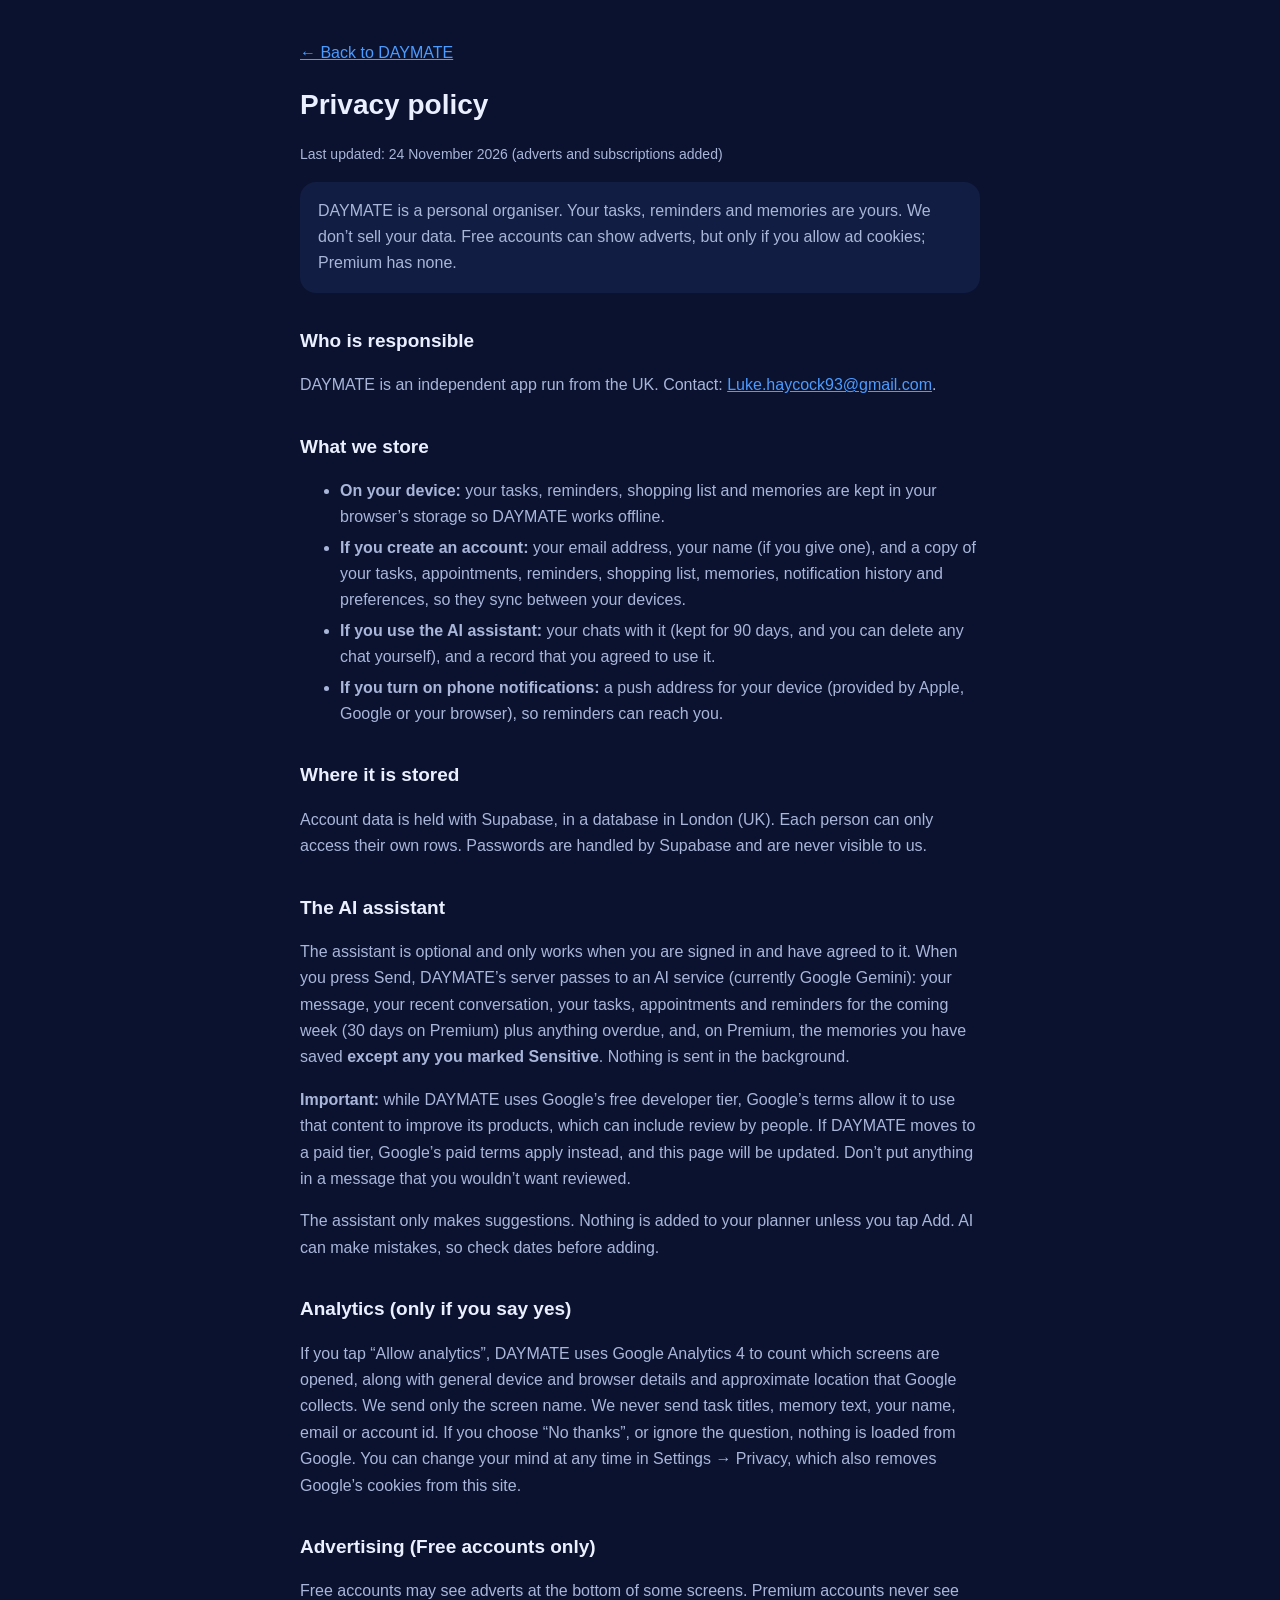
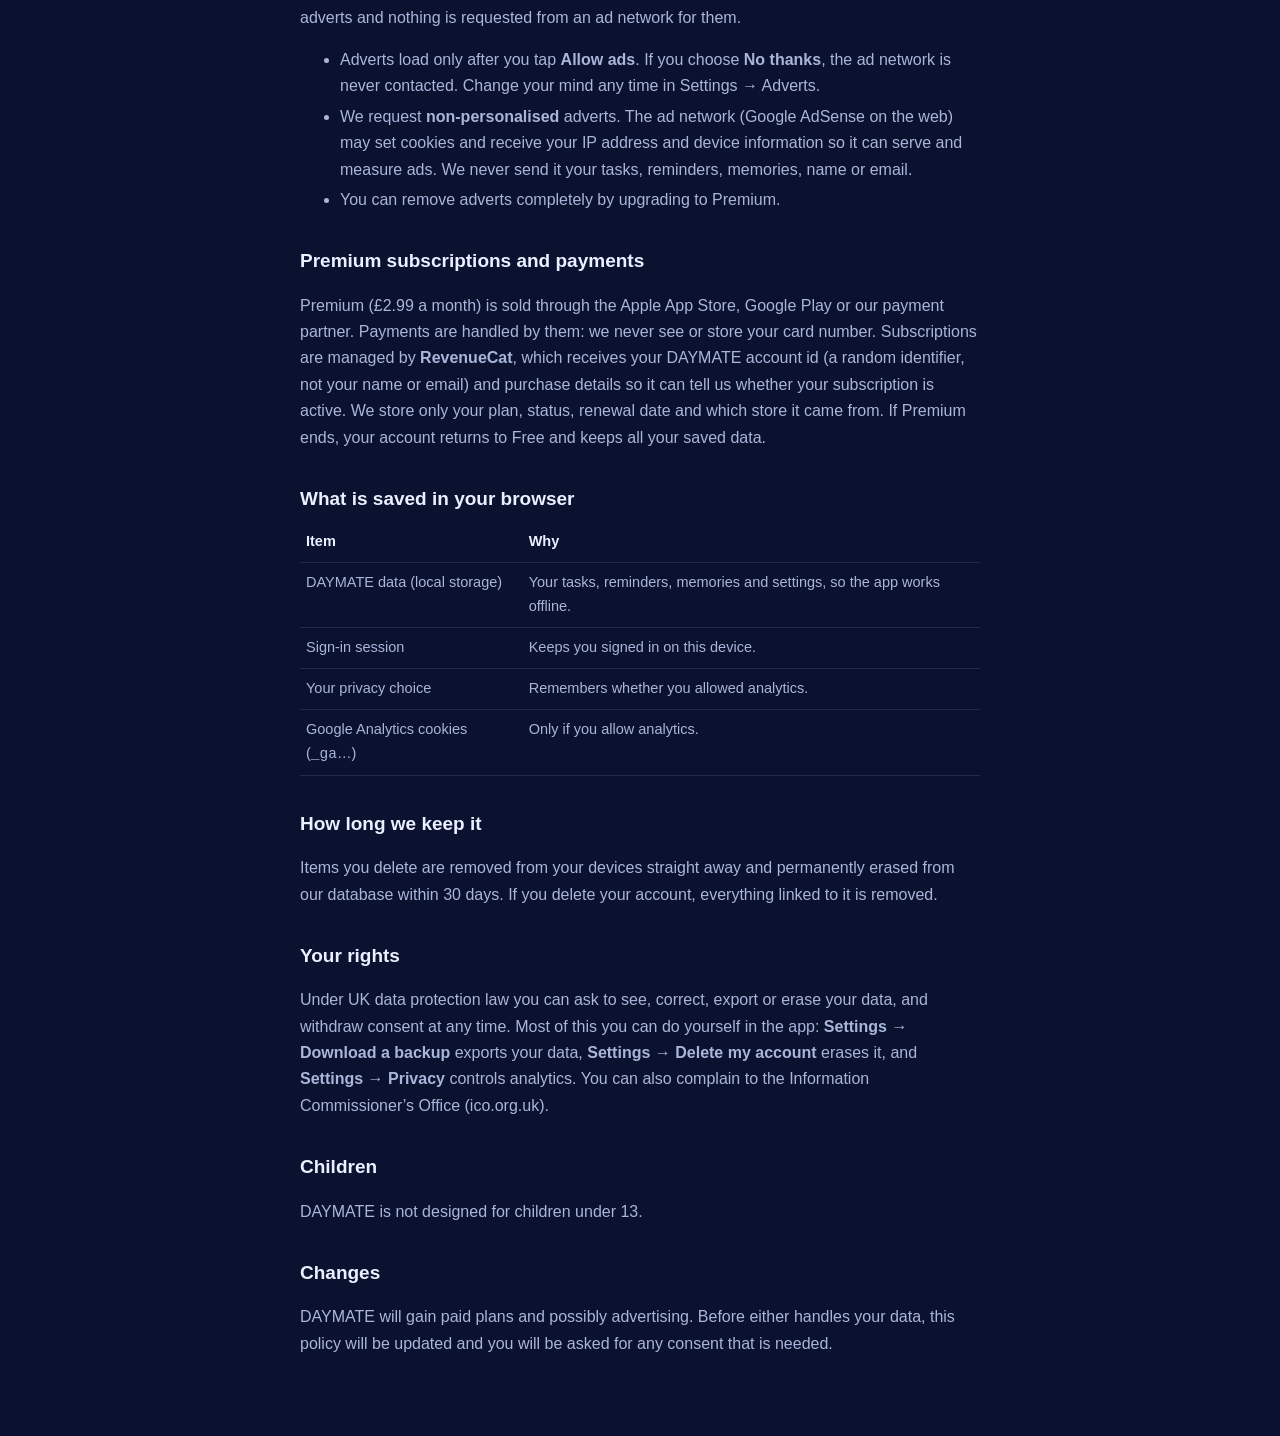
<file: privacy.html>
<!doctype html>
<html lang="en-GB">
<head>
  <meta charset="utf-8">
  <meta name="viewport" content="width=device-width, initial-scale=1">
  <meta name="theme-color" content="#0a1230">
  <meta name="color-scheme" content="dark">
  <title>DAYMATE — Privacy policy</title>
  <link rel="icon" href="icons/favicon-32.png">
  <style>
    :root { --bg:#0a1230; --card:#111d42; --text:#eaf0ff; --muted:#a9b6d9; --blue:#4d9bff; }
    * { box-sizing: border-box; }
    body { margin:0; background:var(--bg); color:var(--text); font:16px/1.65 -apple-system,BlinkMacSystemFont,"Segoe UI",Roboto,sans-serif; padding:24px 16px 64px; }
    main { max-width: 680px; margin: 0 auto; }
    a { color: var(--blue); }
    h1 { font-size: 28px; margin: 8px 0 4px; }
    h2 { font-size: 19px; margin: 32px 0 8px; }
    p, li { color: var(--muted); }
    li { margin: 4px 0; }
    .updated { font-size: 14px; }
    .box { background: var(--card); border-radius: 16px; padding: 16px 18px; margin: 16px 0; }
    table { width: 100%; border-collapse: collapse; font-size: 14.5px; }
    td, th { text-align: left; padding: 8px 6px; border-bottom: 1px solid rgba(255,255,255,.1); vertical-align: top; color: var(--muted); }
    th { color: var(--text); }
  </style>
</head>
<body>
<main>
  <p><a href="./">← Back to DAYMATE</a></p>
  <h1>Privacy policy</h1>
  <p class="updated">Last updated: 24 November 2026 (adverts and subscriptions added)</p>

  <div class="box"><p style="margin:0">DAYMATE is a personal organiser. Your tasks, reminders and memories are yours. We don’t sell your data. Free accounts can show adverts, but only if you allow ad cookies; Premium has none.</p></div>

  <h2>Who is responsible</h2>
  <p>DAYMATE is an independent app run from the UK. <span id="contact">Questions about your data can be sent through the app’s support contact.</span></p>

  <h2>What we store</h2>
  <ul>
    <li><strong>On your device:</strong> your tasks, reminders, shopping list and memories are kept in your browser’s storage so DAYMATE works offline.</li>
    <li><strong>If you create an account:</strong> your email address, your name (if you give one), and a copy of your tasks, appointments, reminders, shopping list, memories, notification history and preferences, so they sync between your devices.</li>
    <li><strong>If you use the AI assistant:</strong> your chats with it (kept for 90 days, and you can delete any chat yourself), and a record that you agreed to use it.</li>
    <li><strong>If you turn on phone notifications:</strong> a push address for your device (provided by Apple, Google or your browser), so reminders can reach you.</li>
  </ul>

  <h2>Where it is stored</h2>
  <p>Account data is held with Supabase, in a database in London (UK). Each person can only access their own rows. Passwords are handled by Supabase and are never visible to us.</p>

  <h2>The AI assistant</h2>
  <p>The assistant is optional and only works when you are signed in and have agreed to it. When you press Send, DAYMATE’s server passes to an AI service (currently Google Gemini): your message, your recent conversation, your tasks, appointments and reminders for the coming week (30 days on Premium) plus anything overdue, and, on Premium, the memories you have saved <strong>except any you marked Sensitive</strong>. Nothing is sent in the background.</p>
  <p><strong>Important:</strong> while DAYMATE uses Google’s free developer tier, Google’s terms allow it to use that content to improve its products, which can include review by people. If DAYMATE moves to a paid tier, Google’s paid terms apply instead, and this page will be updated. Don’t put anything in a message that you wouldn’t want reviewed.</p>
  <p>The assistant only makes suggestions. Nothing is added to your planner unless you tap Add. AI can make mistakes, so check dates before adding.</p>

  <h2>Analytics (only if you say yes)</h2>
  <p>If you tap “Allow analytics”, DAYMATE uses Google Analytics 4 to count which screens are opened, along with general device and browser details and approximate location that Google collects. We send only the screen name. We never send task titles, memory text, your name, email or account id. If you choose “No thanks”, or ignore the question, nothing is loaded from Google. You can change your mind at any time in Settings → Privacy, which also removes Google’s cookies from this site.</p>

  <h2 id="ads">Advertising (Free accounts only)</h2>
  <p>Free accounts may see adverts at the bottom of some screens. Premium accounts never see adverts and nothing is requested from an ad network for them.</p>
  <ul>
    <li>Adverts load only after you tap <strong>Allow ads</strong>. If you choose <strong>No thanks</strong>, the ad network is never contacted. Change your mind any time in Settings → Adverts.</li>
    <li>We request <strong>non-personalised</strong> adverts. The ad network (Google AdSense on the web) may set cookies and receive your IP address and device information so it can serve and measure ads. We never send it your tasks, reminders, memories, name or email.</li>
    <li>You can remove adverts completely by upgrading to Premium.</li>
  </ul>

  <h2>Premium subscriptions and payments</h2>
  <p>Premium (£2.99 a month) is sold through the Apple App Store, Google Play or our payment partner. Payments are handled by them: we never see or store your card number. Subscriptions are managed by <strong>RevenueCat</strong>, which receives your DAYMATE account id (a random identifier, not your name or email) and purchase details so it can tell us whether your subscription is active. We store only your plan, status, renewal date and which store it came from. If Premium ends, your account returns to Free and keeps all your saved data.</p>

  <h2>What is saved in your browser</h2>
  <table>
    <tr><th>Item</th><th>Why</th></tr>
    <tr><td>DAYMATE data (local storage)</td><td>Your tasks, reminders, memories and settings, so the app works offline.</td></tr>
    <tr><td>Sign-in session</td><td>Keeps you signed in on this device.</td></tr>
    <tr><td>Your privacy choice</td><td>Remembers whether you allowed analytics.</td></tr>
    <tr><td>Google Analytics cookies (<code>_ga</code>…)</td><td>Only if you allow analytics.</td></tr>
  </table>

  <h2>How long we keep it</h2>
  <p>Items you delete are removed from your devices straight away and permanently erased from our database within 30 days. If you delete your account, everything linked to it is removed.</p>

  <h2>Your rights</h2>
  <p>Under UK data protection law you can ask to see, correct, export or erase your data, and withdraw consent at any time. Most of this you can do yourself in the app: <strong>Settings → Download a backup</strong> exports your data, <strong>Settings → Delete my account</strong> erases it, and <strong>Settings → Privacy</strong> controls analytics. You can also complain to the Information Commissioner’s Office (ico.org.uk).</p>

  <h2>Children</h2>
  <p>DAYMATE is not designed for children under 13.</p>

  <h2>Changes</h2>
  <p>DAYMATE will gain paid plans and possibly advertising. Before either handles your data, this policy will be updated and you will be asked for any consent that is needed.</p>
</main>
<script type="module">
  import { CONFIG } from './js/config.js';
  const e = (CONFIG.contactEmail || '').trim();
  if (/^[^@\s]+@[^@\s]+\.[^@\s]+$/.test(e)) {
    const s = document.getElementById('contact');
    s.textContent = 'Contact: ';
    const a = document.createElement('a'); a.href = `mailto:${e}`; a.textContent = e; s.appendChild(a); s.append('.');
  }
</script>
</body>
</html>
</file>
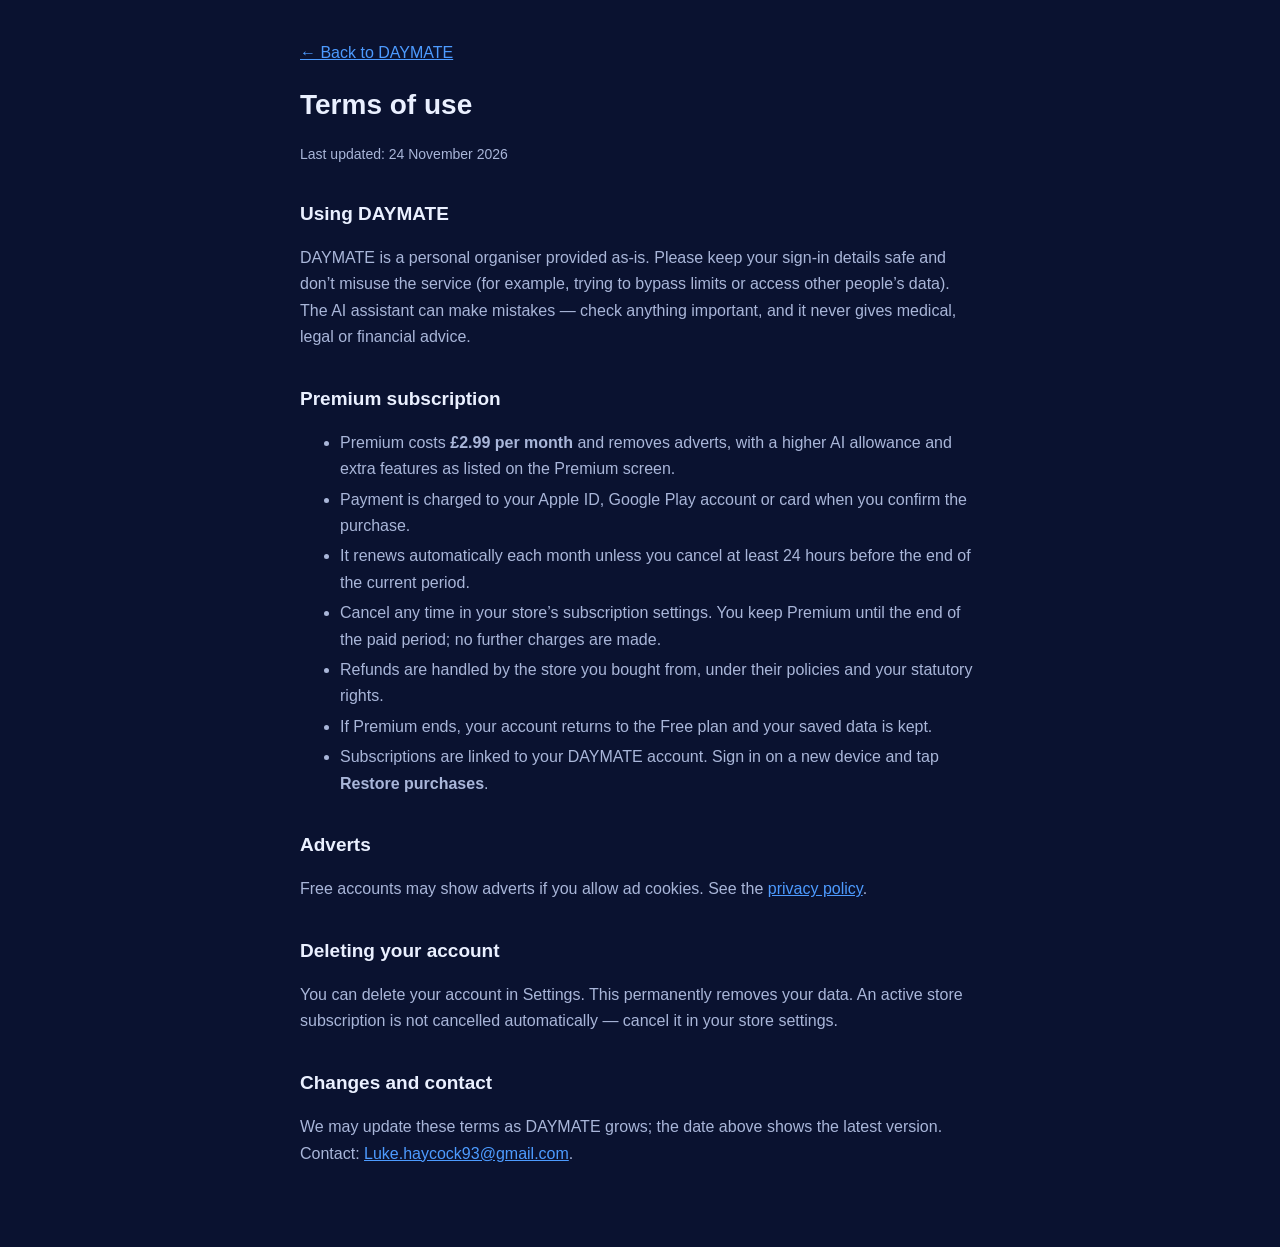
<file: terms.html>
<!doctype html>
<html lang="en-GB">
<head>
  <meta charset="utf-8">
  <meta name="viewport" content="width=device-width, initial-scale=1">
  <meta name="theme-color" content="#0a1230">
  <meta name="color-scheme" content="dark">
  <title>DAYMATE — Terms of use</title>
  <link rel="icon" href="icons/favicon-32.png">
  <style>
    :root { --bg:#0a1230; --card:#111d42; --text:#eaf0ff; --muted:#a9b6d9; --blue:#4d9bff; }
    * { box-sizing: border-box; }
    body { margin:0; background:var(--bg); color:var(--text); font:16px/1.65 -apple-system,BlinkMacSystemFont,"Segoe UI",Roboto,sans-serif; padding:24px 16px 64px; }
    main { max-width: 680px; margin: 0 auto; }
    a { color: var(--blue); }
    h1 { font-size: 28px; margin: 8px 0 4px; }
    h2 { font-size: 19px; margin: 32px 0 8px; }
    p, li { color: var(--muted); }
    li { margin: 4px 0; }
    .updated { font-size: 14px; }
    .box { background: var(--card); border-radius: 16px; padding: 16px 18px; margin: 16px 0; }
    table { width: 100%; border-collapse: collapse; font-size: 14.5px; }
    td, th { text-align: left; padding: 8px 6px; border-bottom: 1px solid rgba(255,255,255,.1); vertical-align: top; color: var(--muted); }
    th { color: var(--text); }
  </style>
</head>
<body>
<main>
  <p><a href="./">← Back to DAYMATE</a></p>
  <h1>Terms of use</h1>
  <p class="updated">Last updated: 24 November 2026</p>
  <h2>Using DAYMATE</h2>
  <p>DAYMATE is a personal organiser provided as-is. Please keep your sign-in details safe and don’t misuse the service (for example, trying to bypass limits or access other people’s data). The AI assistant can make mistakes — check anything important, and it never gives medical, legal or financial advice.</p>
  <h2>Premium subscription</h2>
  <ul>
    <li>Premium costs <strong>£2.99 per month</strong> and removes adverts, with a higher AI allowance and extra features as listed on the Premium screen.</li>
    <li>Payment is charged to your Apple ID, Google Play account or card when you confirm the purchase.</li>
    <li>It renews automatically each month unless you cancel at least 24 hours before the end of the current period.</li>
    <li>Cancel any time in your store’s subscription settings. You keep Premium until the end of the paid period; no further charges are made.</li>
    <li>Refunds are handled by the store you bought from, under their policies and your statutory rights.</li>
    <li>If Premium ends, your account returns to the Free plan and your saved data is kept.</li>
    <li>Subscriptions are linked to your DAYMATE account. Sign in on a new device and tap <strong>Restore purchases</strong>.</li>
  </ul>
  <h2>Adverts</h2>
  <p>Free accounts may show adverts if you allow ad cookies. See the <a href="privacy.html#ads">privacy policy</a>.</p>
  <h2>Deleting your account</h2>
  <p>You can delete your account in Settings. This permanently removes your data. An active store subscription is not cancelled automatically — cancel it in your store settings.</p>
  <h2>Changes and contact</h2>
  <p>We may update these terms as DAYMATE grows; the date above shows the latest version. <span id="contact">Questions can be sent through the app’s support contact.</span></p>
</main>
<script type="module">
  import { CONFIG } from './js/config.js';
  const e = (CONFIG.contactEmail || '').trim();
  if (/^[^@\s]+@[^@\s]+\.[^@\s]+$/.test(e)) {
    const s = document.getElementById('contact');
    s.textContent = 'Contact: ';
    const a = document.createElement('a'); a.href = `mailto:${e}`; a.textContent = e; s.appendChild(a); s.append('.');
  }
</script>
</body>
</html>
</file>
